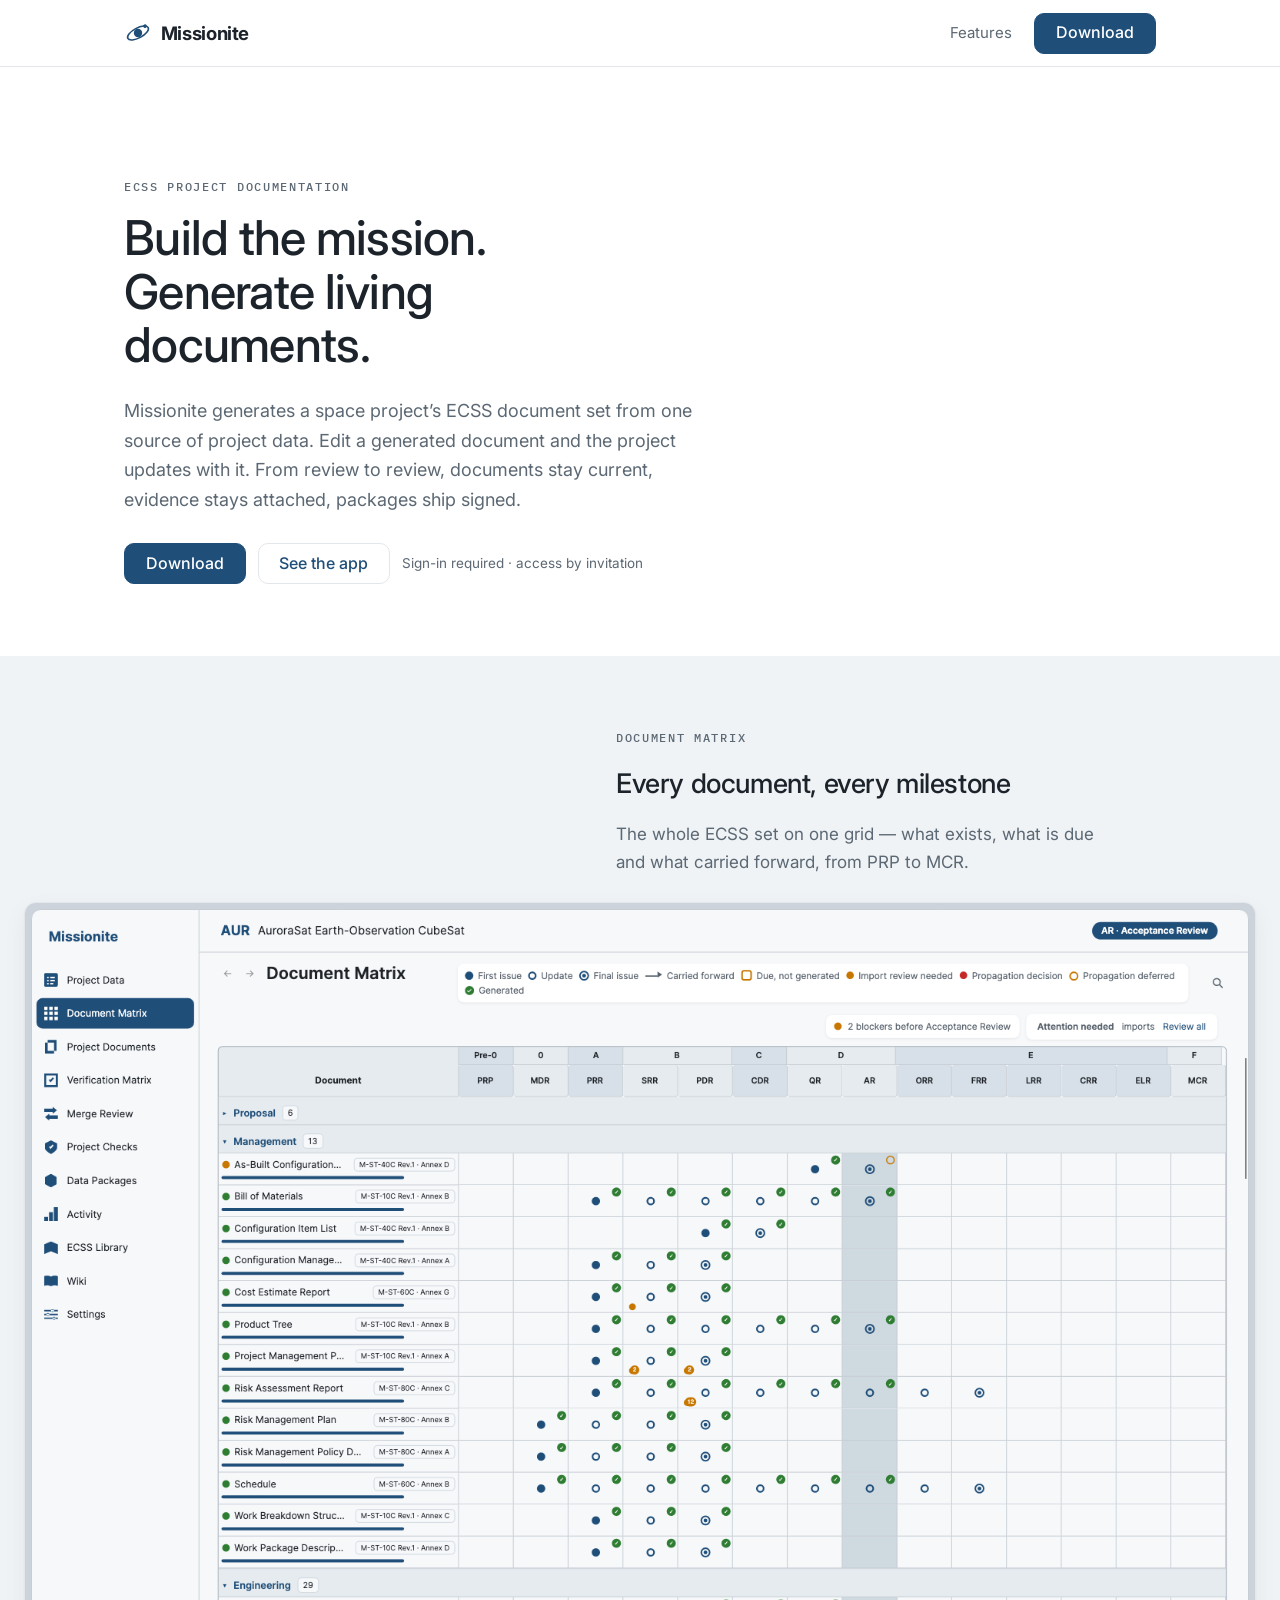
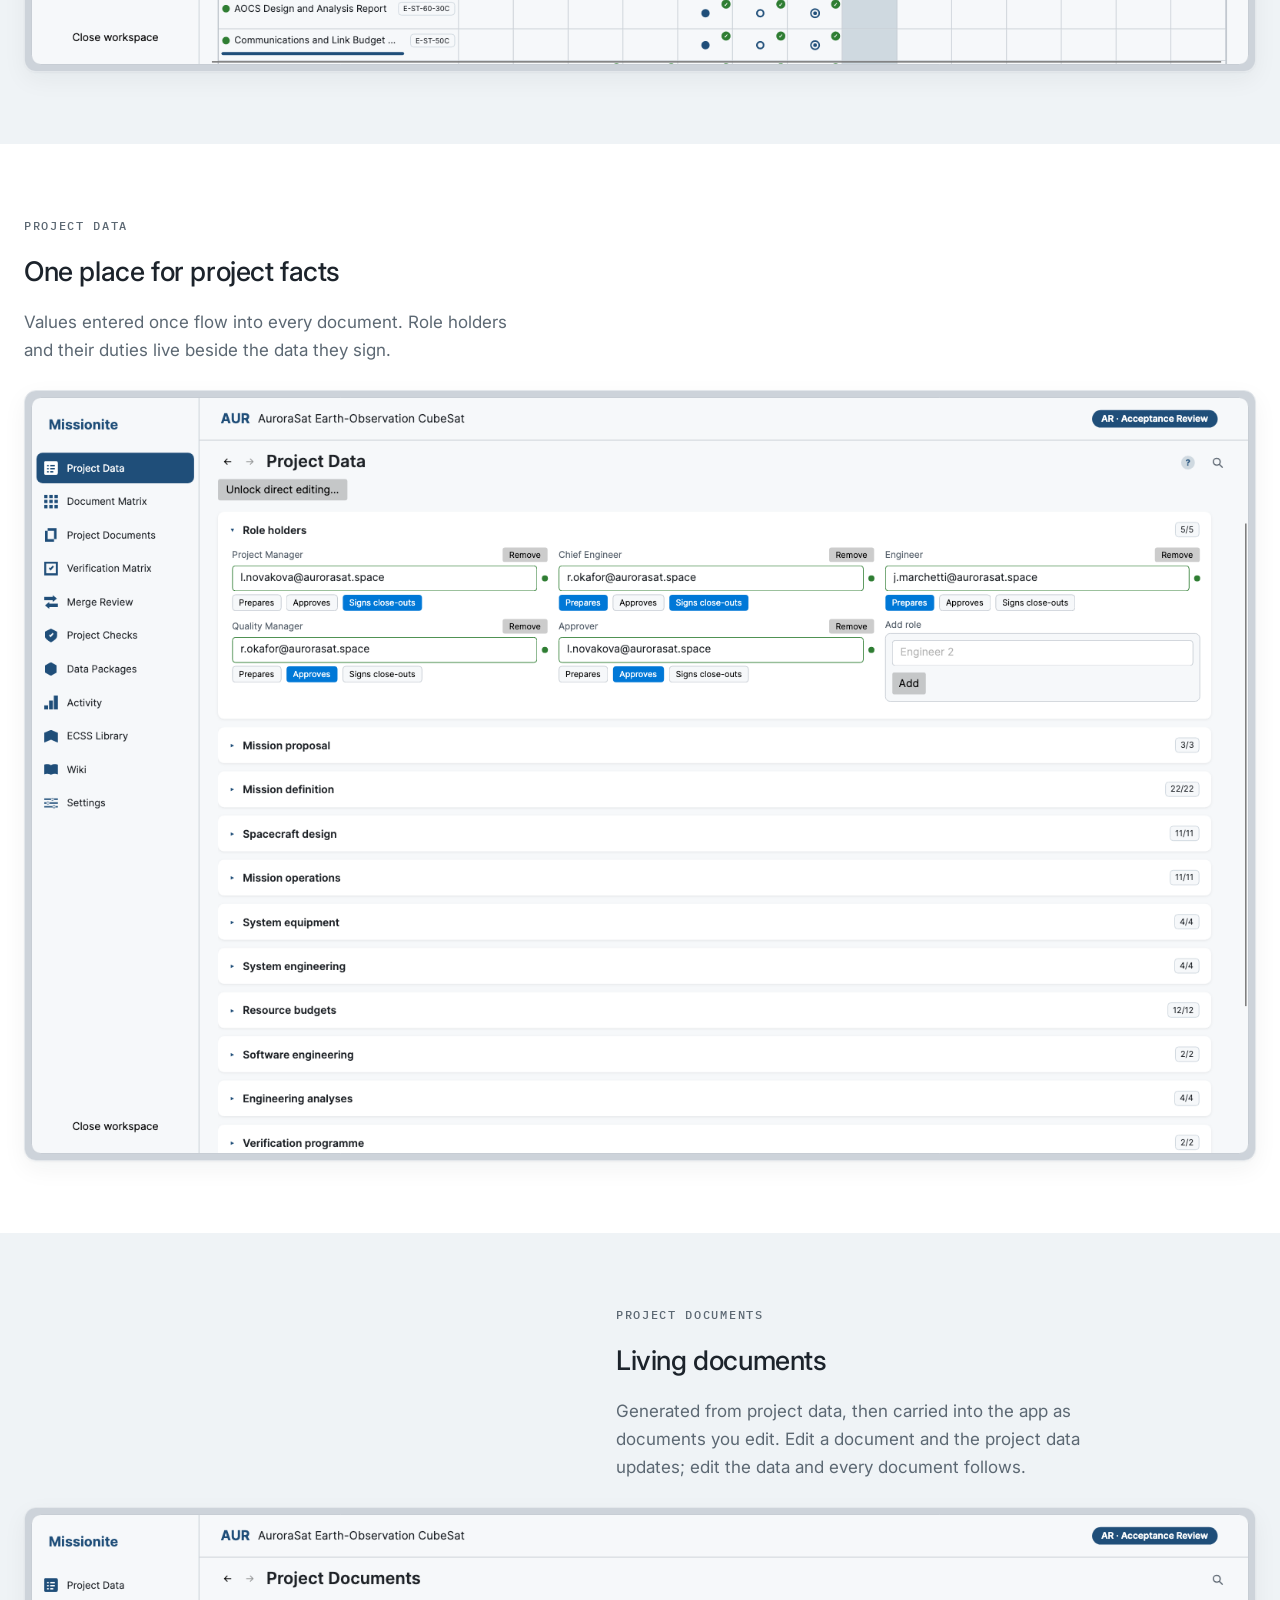
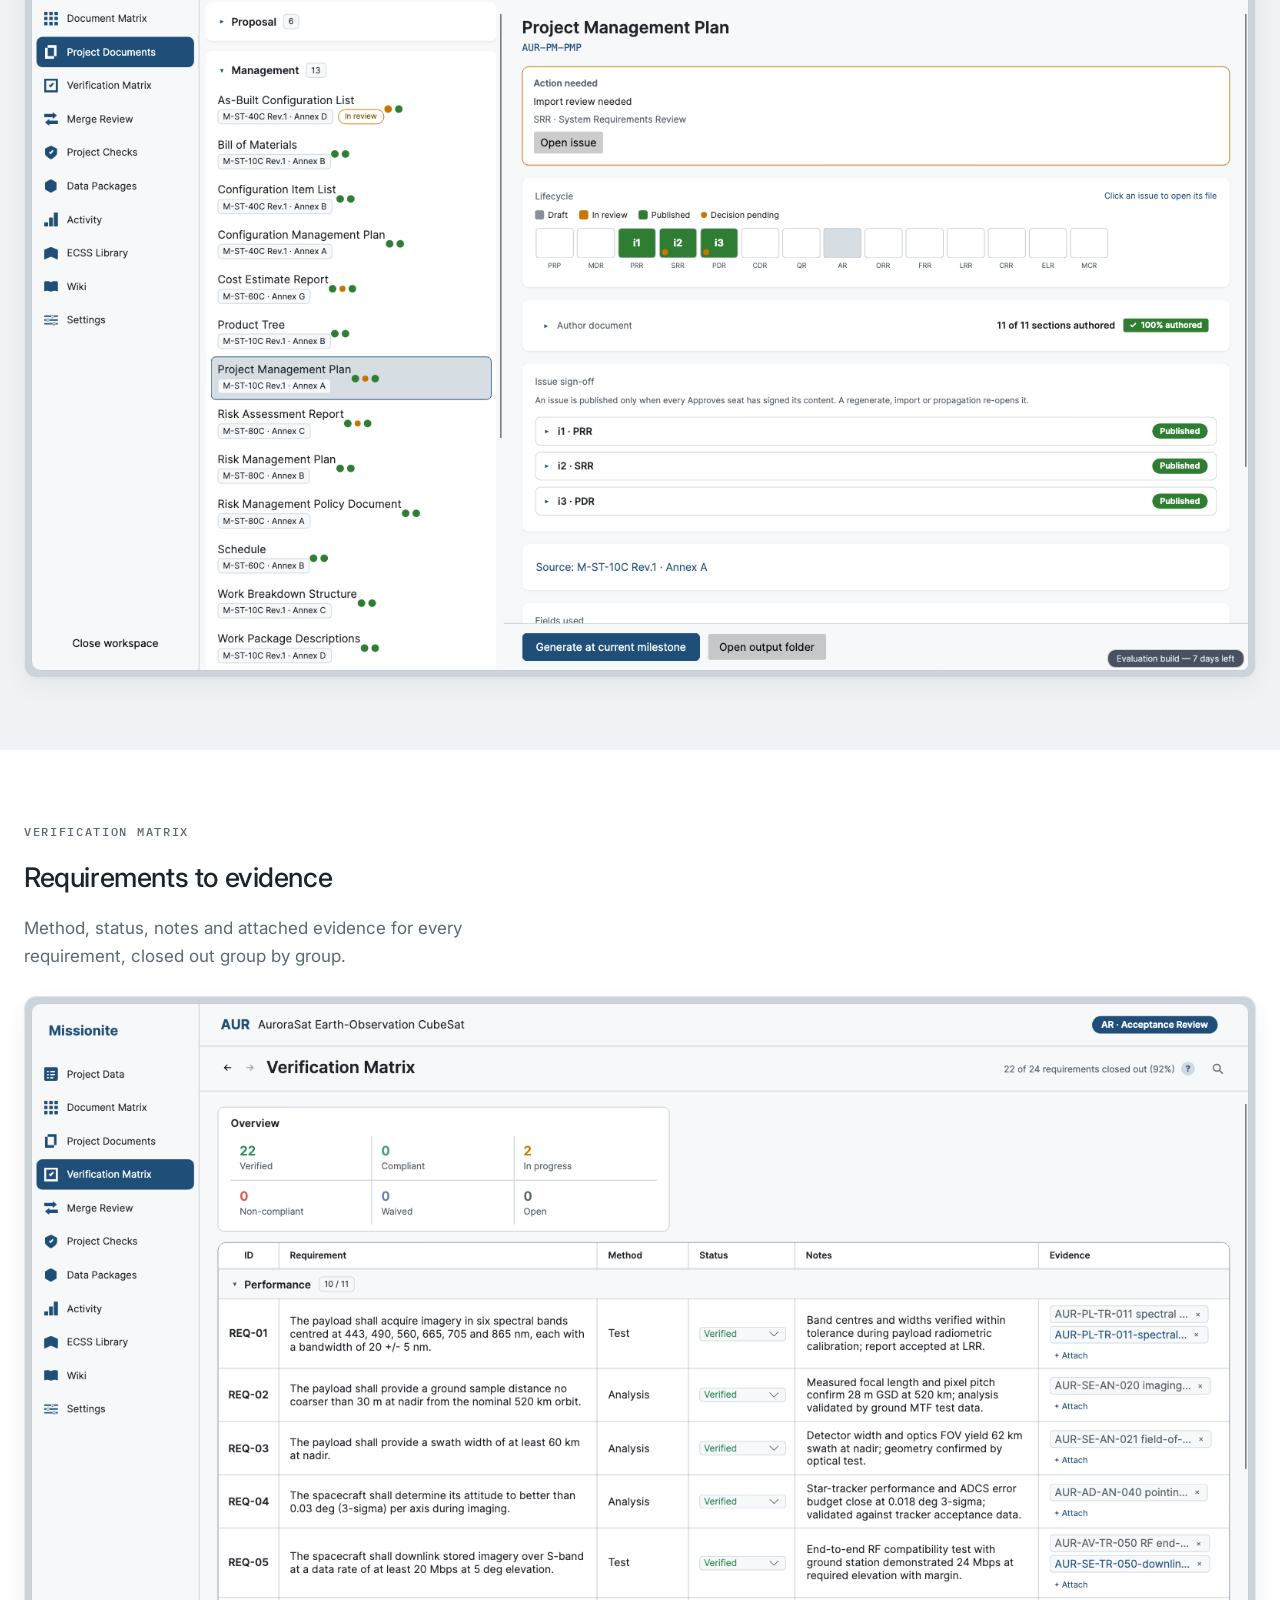
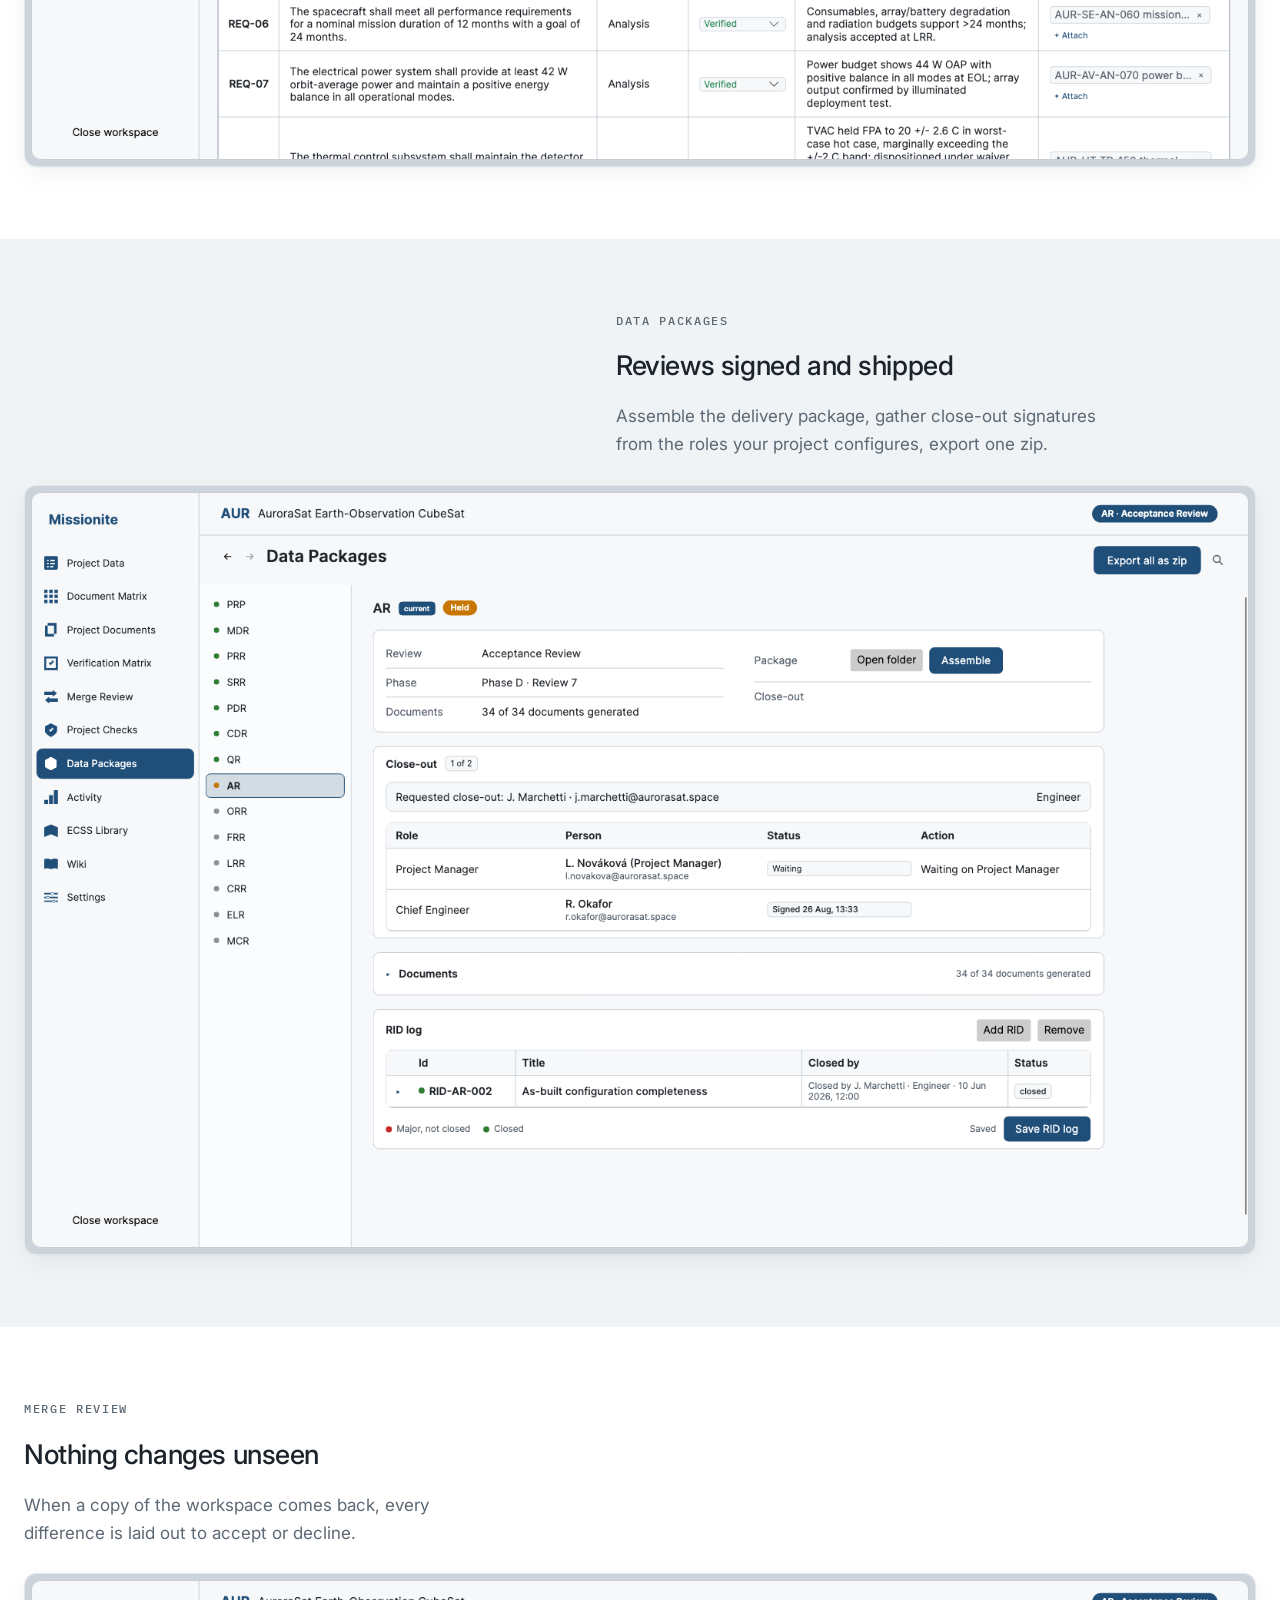
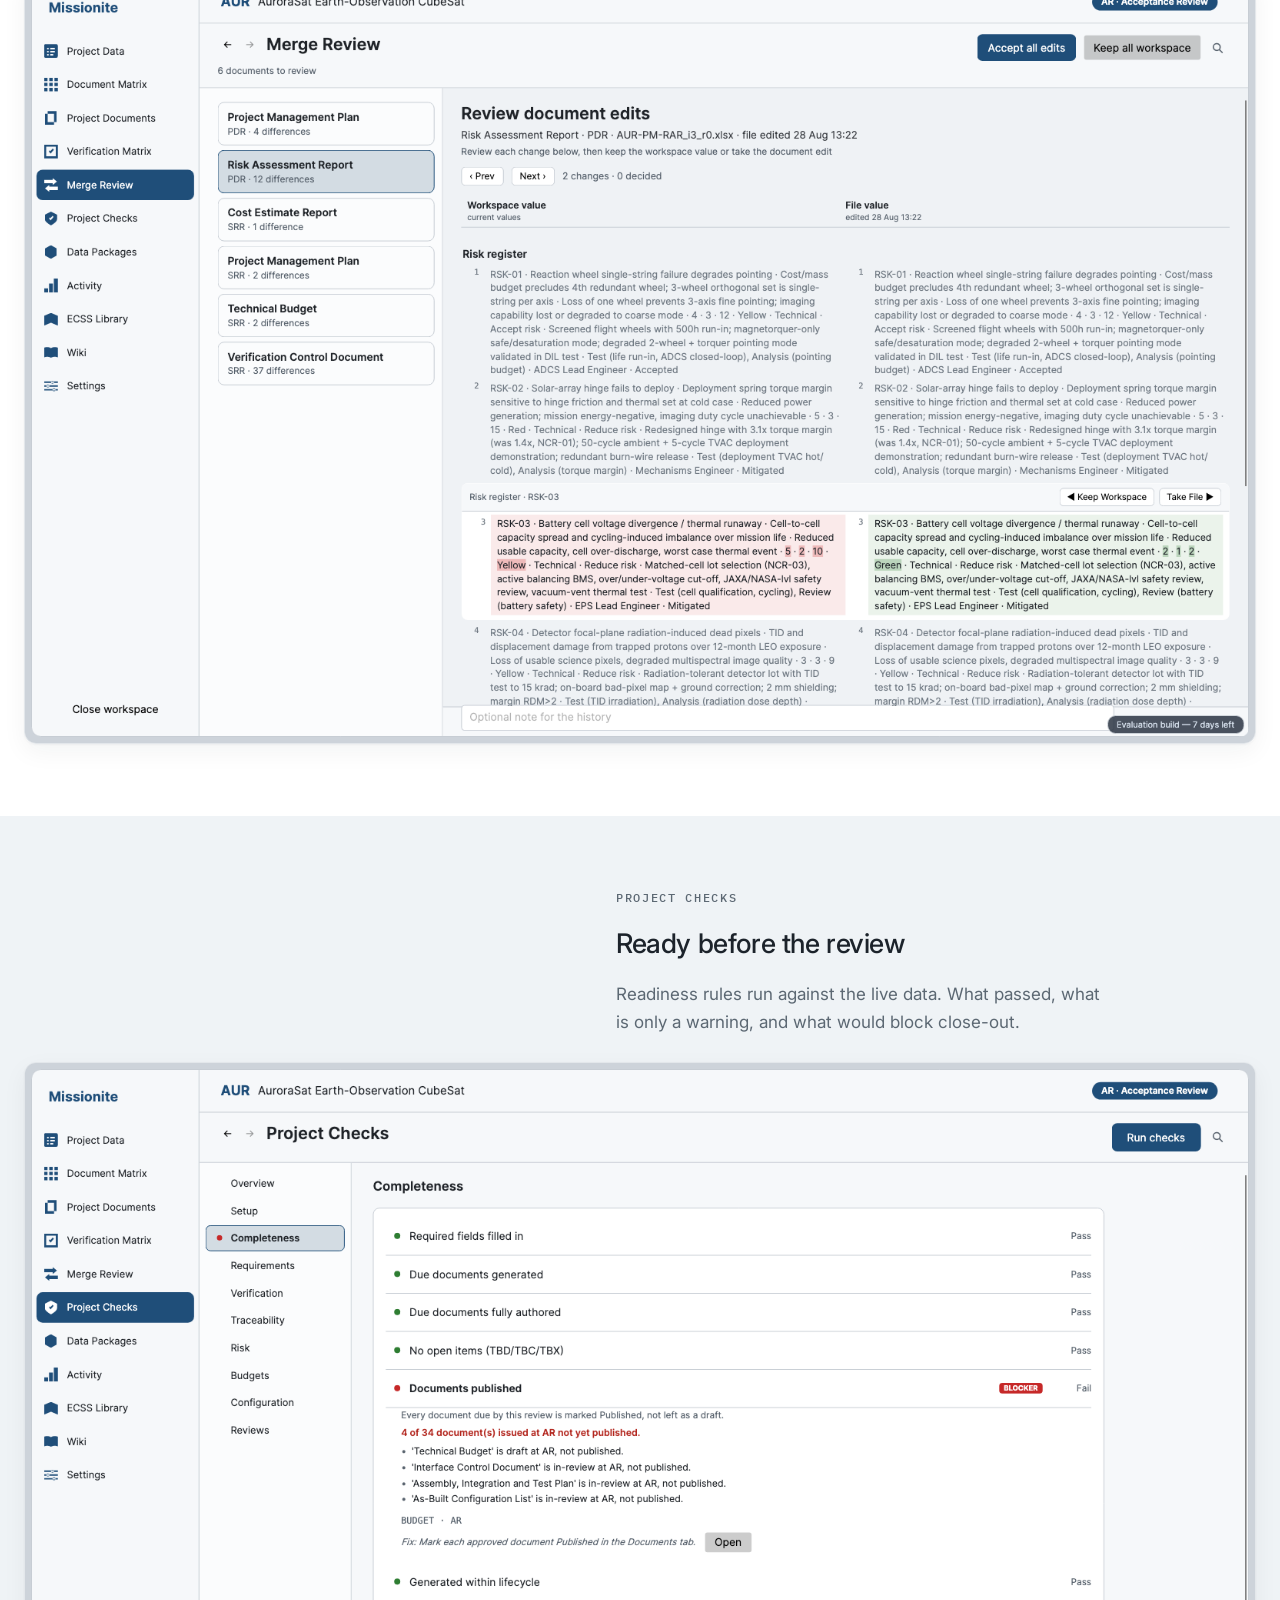
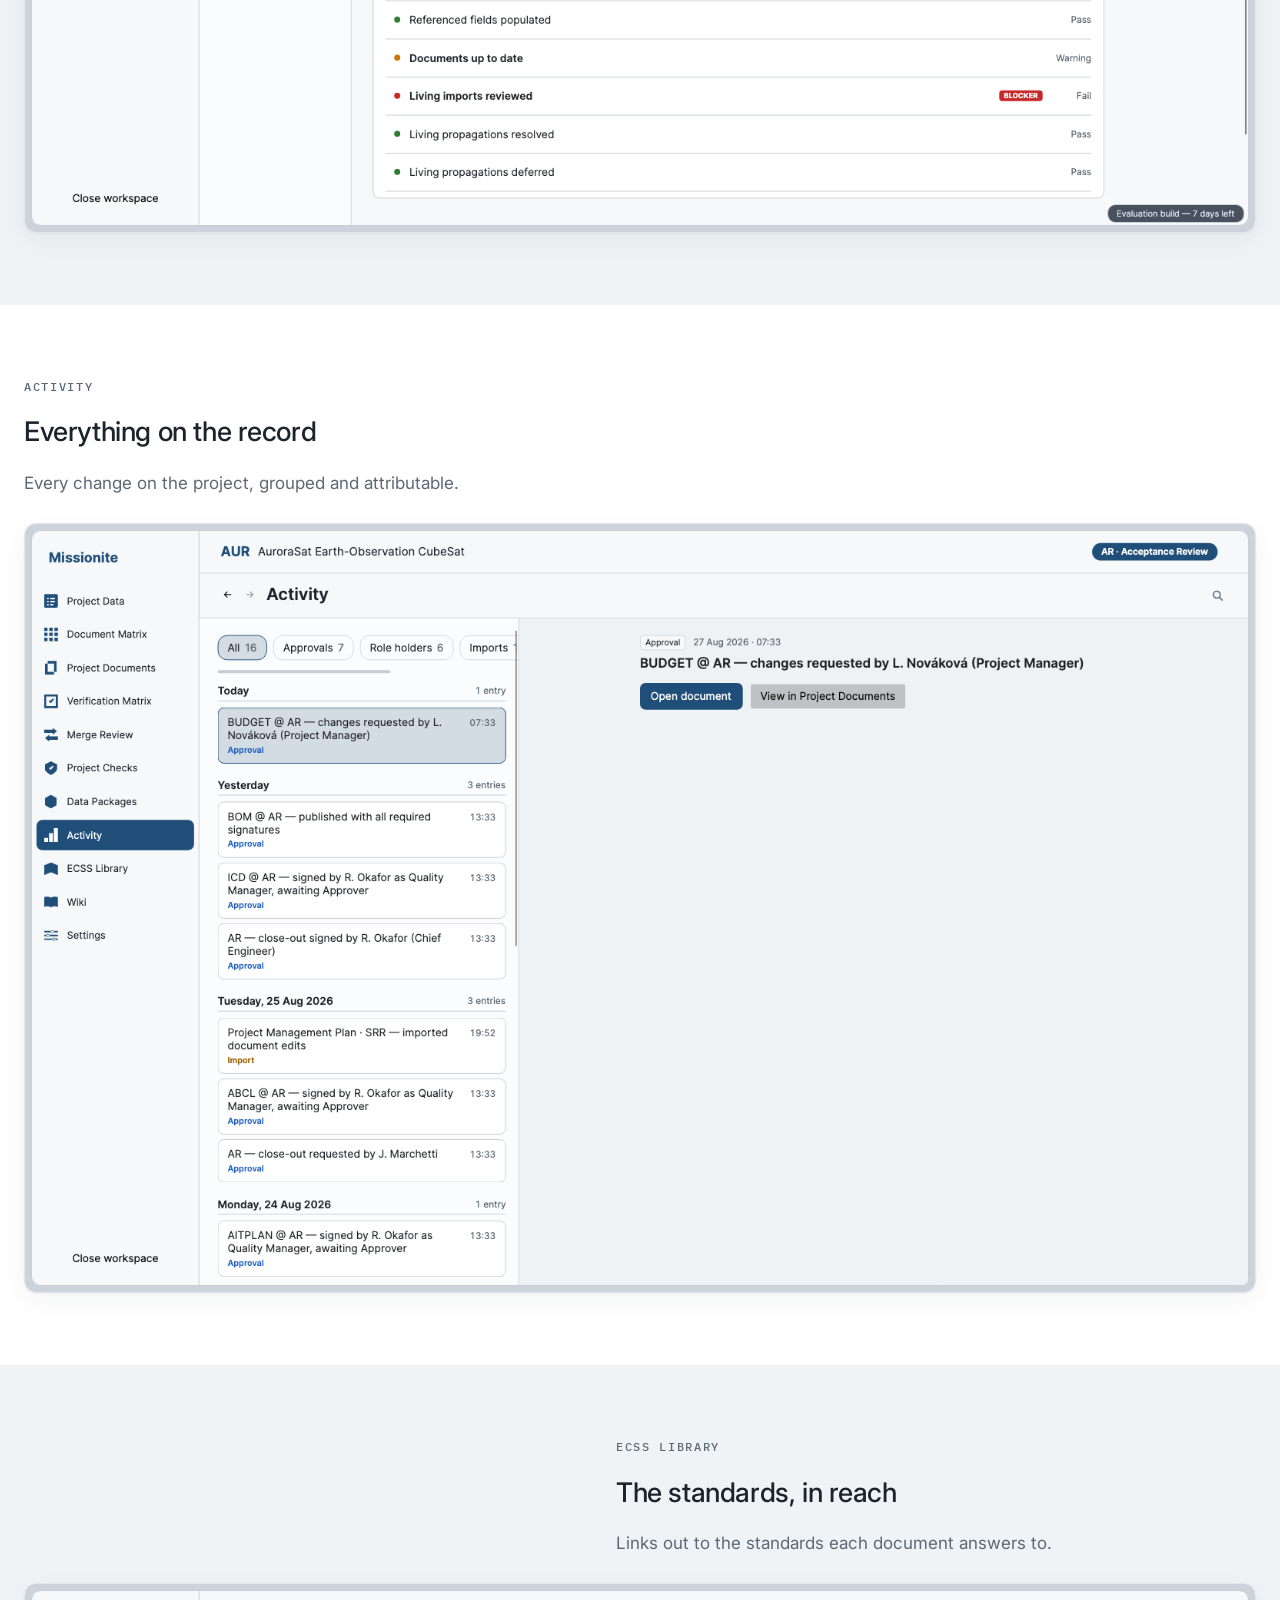
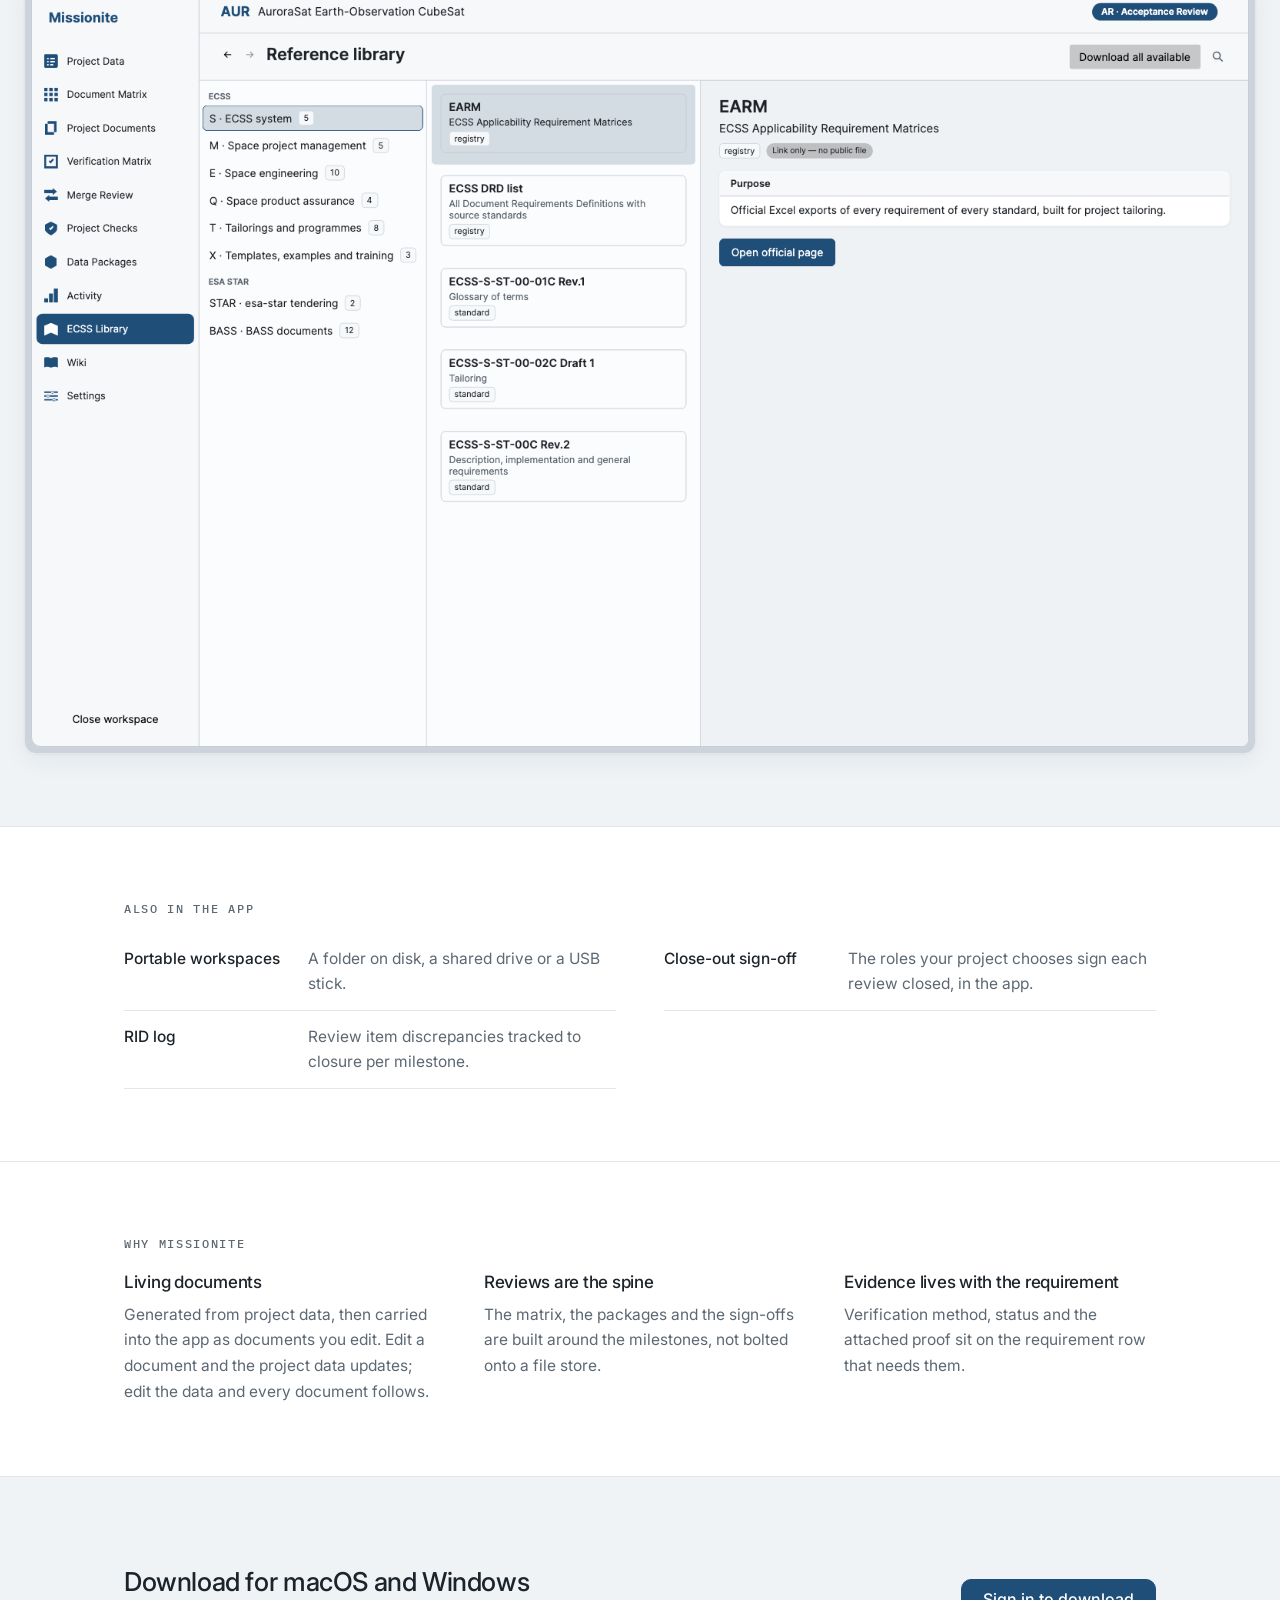
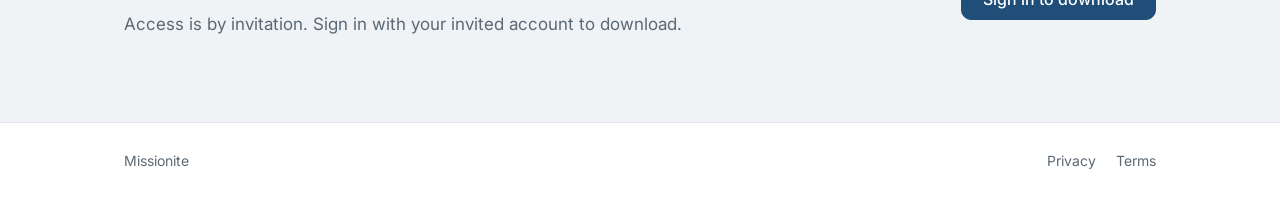
<file: src/index.html>
<!doctype html>
<meta charset="utf-8">
<meta name="viewport" content="width=device-width, initial-scale=1">
<title>Missionite</title>
<meta name="description" content="Missionite carries a space project's ECSS document set from one review to the next.">
<meta name="theme-color" content="#FFFFFF" media="(prefers-color-scheme: light)">
<meta name="theme-color" content="#14171A" media="(prefers-color-scheme: dark)">
<link rel="icon" href="assets/favicon.svg" type="image/svg+xml">

<link rel="preconnect" href="https://fonts.googleapis.com">
<link rel="preconnect" href="https://fonts.gstatic.com" crossorigin>
<link rel="stylesheet" href="https://fonts.googleapis.com/css2?family=IBM+Plex+Mono:wght@400;500&family=Inter:wght@400;500;600&display=swap">
<link rel="stylesheet" href="styles.css">

<body class="themed">

<nav class="nav">
  <div class="container nav-inner">
    <a class="nav-brand" href="index.html">
      <img src="assets/logo-mark.svg" alt="">
      <span>Missionite</span>
    </a>
    <div class="ld-navlinks">
      <a href="#features">Features</a>
      <a class="btn btn-primary ld-btn" href="download.html">Download</a>
    </div>
  </div>
</nav>

<header class="ld-hero">
  <div class="container">
    <p class="ld-eyebrow">ECSS project documentation</p>
    <h1>Build the mission. Generate living documents.</h1>
    <p class="ld-sub">Missionite generates a space project&rsquo;s ECSS document set from one source
    of project data. Edit a generated document and the project updates with it. From review
    to review, documents stay current, evidence stays attached, packages ship signed.</p>
    <div class="ld-ctas">
      <a class="btn btn-primary ld-btn" href="download.html">Download</a>
      <a class="btn btn-ghost ld-btn" href="#features">See the app</a>
      <span class="ld-gate">Sign-in required &middot; access by invitation</span>
    </div>
  </div>
</header>

<div id="features">
  <section class="ld-feature alt">
    <div class="container ld-frow">
      <div class="ld-copy">
        <p class="ld-eyebrow">Document Matrix</p>
        <h2>Every document, every milestone</h2>
        <p class="ld-body">The whole ECSS set on one grid — what exists, what is due and what carried forward, from PRP to MCR.</p>
      </div>
      <figure class="ld-shot">
        <picture>
          <source srcset="assets/shots/document-matrix-dark.png" media="(prefers-color-scheme: dark)">
          <img src="assets/shots/document-matrix-light.png" alt="Document Matrix" loading="eager">
        </picture>
      </figure>
    </div>
  </section>
  <section class="ld-feature">
    <div class="container ld-frow">
      <div class="ld-copy">
        <p class="ld-eyebrow">Project Data</p>
        <h2>One place for project facts</h2>
        <p class="ld-body">Values entered once flow into every document. Role holders and their duties live beside the data they sign.</p>
      </div>
      <figure class="ld-shot">
        <picture>
          <source srcset="assets/shots/project-data-dark.png" media="(prefers-color-scheme: dark)">
          <img src="assets/shots/project-data-light.png" alt="Project Data" loading="lazy">
        </picture>
      </figure>
    </div>
  </section>
  <section class="ld-feature alt">
    <div class="container ld-frow">
      <div class="ld-copy">
        <p class="ld-eyebrow">Project Documents</p>
        <h2>Living documents</h2>
        <p class="ld-body">Generated from project data, then carried into the app as documents you edit. Edit a document and the project data updates; edit the data and every document follows.</p>
      </div>
      <figure class="ld-shot">
        <picture>
          <source srcset="assets/shots/documents-dark.png" media="(prefers-color-scheme: dark)">
          <img src="assets/shots/documents-light.png" alt="Project Documents" loading="lazy">
        </picture>
      </figure>
    </div>
  </section>
  <section class="ld-feature">
    <div class="container ld-frow">
      <div class="ld-copy">
        <p class="ld-eyebrow">Verification Matrix</p>
        <h2>Requirements to evidence</h2>
        <p class="ld-body">Method, status, notes and attached evidence for every requirement, closed out group by group.</p>
      </div>
      <figure class="ld-shot">
        <picture>
          <source srcset="assets/shots/verification-dark.png" media="(prefers-color-scheme: dark)">
          <img src="assets/shots/verification-light.png" alt="Verification Matrix" loading="lazy">
        </picture>
      </figure>
    </div>
  </section>
  <section class="ld-feature alt">
    <div class="container ld-frow">
      <div class="ld-copy">
        <p class="ld-eyebrow">Data Packages</p>
        <h2>Reviews signed and shipped</h2>
        <p class="ld-body">Assemble the delivery package, gather close-out signatures from the roles your project configures, export one zip.</p>
      </div>
      <figure class="ld-shot">
        <picture>
          <source srcset="assets/shots/packages-dark.png" media="(prefers-color-scheme: dark)">
          <img src="assets/shots/packages-light.png" alt="Data Packages" loading="lazy">
        </picture>
      </figure>
    </div>
  </section>
  <section class="ld-feature">
    <div class="container ld-frow">
      <div class="ld-copy">
        <p class="ld-eyebrow">Merge Review</p>
        <h2>Nothing changes unseen</h2>
        <p class="ld-body">When a copy of the workspace comes back, every difference is laid out to accept or decline.</p>
      </div>
      <figure class="ld-shot">
        <picture>
          <source srcset="assets/shots/merge-review-dark.png" media="(prefers-color-scheme: dark)">
          <img src="assets/shots/merge-review-light.png" alt="Merge Review" loading="lazy">
        </picture>
      </figure>
    </div>
  </section>
  <section class="ld-feature alt">
    <div class="container ld-frow">
      <div class="ld-copy">
        <p class="ld-eyebrow">Project Checks</p>
        <h2>Ready before the review</h2>
        <p class="ld-body">Readiness rules run against the live data. What passed, what is only a warning, and what would block close-out.</p>
      </div>
      <figure class="ld-shot">
        <picture>
          <source srcset="assets/shots/project-checks-dark.png" media="(prefers-color-scheme: dark)">
          <img src="assets/shots/project-checks-light.png" alt="Project Checks" loading="lazy">
        </picture>
      </figure>
    </div>
  </section>
  <section class="ld-feature">
    <div class="container ld-frow">
      <div class="ld-copy">
        <p class="ld-eyebrow">Activity</p>
        <h2>Everything on the record</h2>
        <p class="ld-body">Every change on the project, grouped and attributable.</p>
      </div>
      <figure class="ld-shot">
        <picture>
          <source srcset="assets/shots/activity-dark.png" media="(prefers-color-scheme: dark)">
          <img src="assets/shots/activity-light.png" alt="Activity" loading="lazy">
        </picture>
      </figure>
    </div>
  </section>
  <section class="ld-feature alt">
    <div class="container ld-frow">
      <div class="ld-copy">
        <p class="ld-eyebrow">ECSS Library</p>
        <h2>The standards, in reach</h2>
        <p class="ld-body">Links out to the standards each document answers to.</p>
      </div>
      <figure class="ld-shot">
        <picture>
          <source srcset="assets/shots/ecss-library-dark.png" media="(prefers-color-scheme: dark)">
          <img src="assets/shots/ecss-library-light.png" alt="ECSS Library" loading="lazy">
        </picture>
      </figure>
    </div>
  </section>
</div>

<section class="ld-index">
  <div class="container">
    <p class="ld-eyebrow">Also in the app</p>
    <div class="ld-ixgrid"><div class="ld-ix"><span class="ld-ixname">Portable workspaces</span><span class="ld-ixdesc">A folder on disk, a shared drive or a USB stick.</span></div><div class="ld-ix"><span class="ld-ixname">Close-out sign-off</span><span class="ld-ixdesc">The roles your project chooses sign each review closed, in the app.</span></div><div class="ld-ix"><span class="ld-ixname">RID log</span><span class="ld-ixdesc">Review item discrepancies tracked to closure per milestone.</span></div></div>
  </div>
</section>


<section class="ld-why">
  <div class="container">
    <p class="ld-eyebrow">Why Missionite</p>
    <div class="ld-whygrid">
      <div class="ld-whyitem">
        <h3>Living documents</h3>
        <p>Generated from project data, then carried into the app as documents you edit.
        Edit a document and the project data updates; edit the data and every document
        follows.</p>
      </div>
      <div class="ld-whyitem">
        <h3>Reviews are the spine</h3>
        <p>The matrix, the packages and the sign-offs are built around the milestones,
        not bolted onto a file store.</p>
      </div>
      <div class="ld-whyitem">
        <h3>Evidence lives with the requirement</h3>
        <p>Verification method, status and the attached proof sit on the requirement row
        that needs them.</p>
      </div>
    </div>
  </div>
</section>

<section class="ld-dl">
  <div class="container ld-dlrow">
    <div>
      <h2>Download for macOS and Windows</h2>
      <p>Access is by invitation. Sign in with your invited account to download.</p>
    </div>
    <a class="btn btn-primary ld-btn" href="download.html">Sign in to download</a>
  </div>
</section>

<footer class="ld-foot-band">
  <div class="container ld-foot">
    <span>Missionite</span>
    <span class="ld-spacer"></span>
    <a href="privacy.html">Privacy</a>
    <a href="terms.html">Terms</a>
  </div>
</footer>
</file>
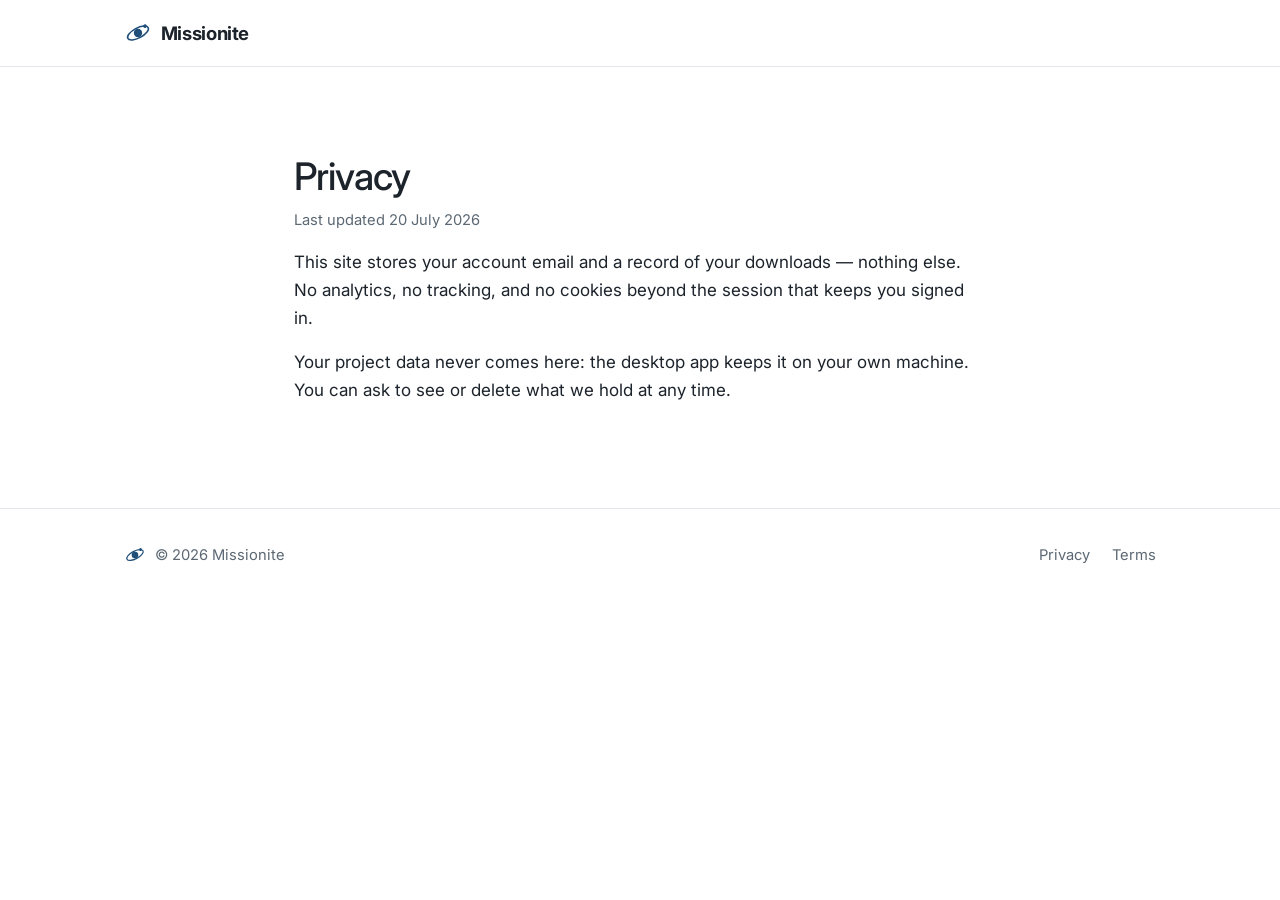
<file: src/privacy.html>
<meta charset="utf-8">
<meta name="viewport" content="width=device-width, initial-scale=1">
<title>Privacy — Missionite</title>
<meta name="description" content="What Missionite stores during the invite-only demo: an account email and download events. No analytics, no tracking cookies.">
<meta name="theme-color" content="#FFFFFF" media="(prefers-color-scheme: light)">
<meta name="theme-color" content="#14171A" media="(prefers-color-scheme: dark)">
<link rel="icon" href="assets/favicon.svg" type="image/svg+xml">

<link rel="preconnect" href="https://fonts.googleapis.com">
<link rel="preconnect" href="https://fonts.gstatic.com" crossorigin>
<link rel="stylesheet" href="https://fonts.googleapis.com/css2?family=Inter:wght@400;500;700&display=swap">
<link rel="stylesheet" href="styles.css">

<style>
  .legal { max-width: 740px; }
  .legal .h-hero { font-size: clamp(30px, 4vw, 38px); }
  .legal .updated { color: var(--muted); font-size: .92rem; margin-top: .6rem; }
  .legal p { color: var(--text); }
</style>

<body class="themed">
<nav class="nav">
  <div class="container nav-inner">
    <a class="nav-brand" href="index.html">
      <img src="assets/logo-mark.svg" alt="">
      <span>Missionite</span>
    </a>
  </div>
</nav>

<main class="section">
  <div class="container legal">
    <h1 class="h-hero">Privacy</h1>
    <p class="updated">Last updated 20 July 2026</p>

    <p>
      This site stores your account email and a record of your downloads — nothing else.
      No analytics, no tracking, and no cookies beyond the session that keeps you signed in.
    </p>

    <p>
      Your project data never comes here: the desktop app keeps it on your own machine.
      You can ask to see or delete what we hold at any time.
    </p>

  </div>
</main>

<footer class="footer">
  <div class="container footer-inner">
    <div class="footer-brand">
      <img src="assets/logo-mark.svg" alt="">
      <span>© 2026 Missionite</span>
    </div>
    <nav class="footer-links">
      <a href="privacy.html">Privacy</a>
      <a href="terms.html">Terms</a>
    </nav>
  </div>
</footer>
</file>
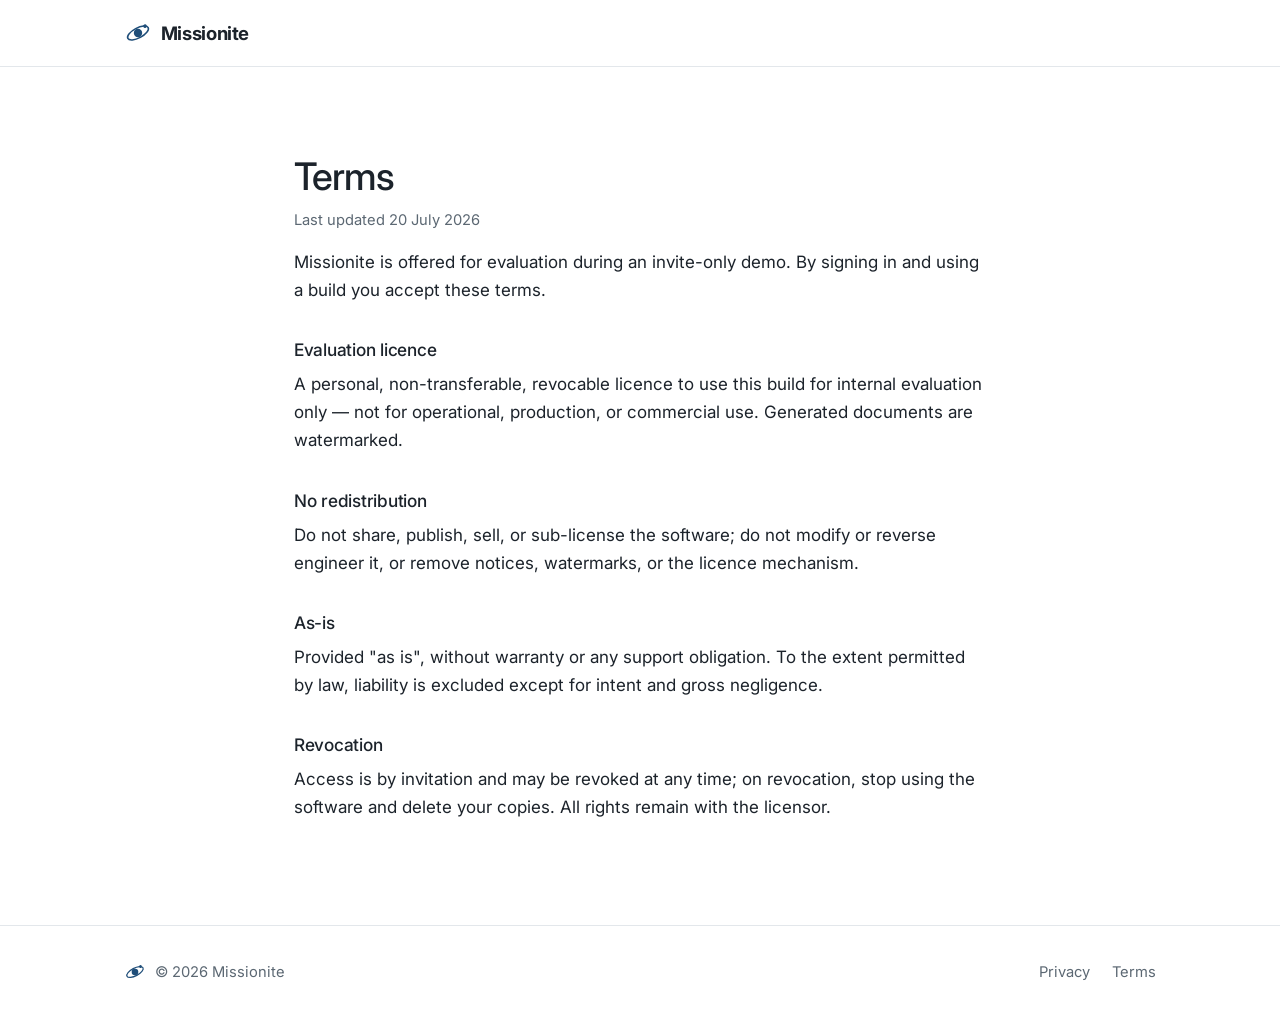
<file: src/terms.html>
<meta charset="utf-8">
<meta name="viewport" content="width=device-width, initial-scale=1">
<title>Terms — Missionite</title>
<meta name="description" content="Evaluation terms for the Missionite demo: personal evaluation use, no redistribution, provided as-is.">
<meta name="theme-color" content="#FFFFFF" media="(prefers-color-scheme: light)">
<meta name="theme-color" content="#14171A" media="(prefers-color-scheme: dark)">
<link rel="icon" href="assets/favicon.svg" type="image/svg+xml">

<link rel="preconnect" href="https://fonts.googleapis.com">
<link rel="preconnect" href="https://fonts.gstatic.com" crossorigin>
<link rel="stylesheet" href="https://fonts.googleapis.com/css2?family=Inter:wght@400;500;700&display=swap">
<link rel="stylesheet" href="styles.css">

<style>
  .legal { max-width: 740px; }
  .legal .h-hero { font-size: clamp(30px, 4vw, 38px); }
  .legal .updated { color: var(--muted); font-size: .92rem; margin-top: .6rem; }
  .legal h2 { font-size: 1.08rem; margin: 2rem 0 .35rem; }
  .legal p { color: var(--text); }
</style>

<body class="themed">
<nav class="nav">
  <div class="container nav-inner">
    <a class="nav-brand" href="index.html">
      <img src="assets/logo-mark.svg" alt="">
      <span>Missionite</span>
    </a>
  </div>
</nav>

<main class="section">
  <div class="container legal">
    <h1 class="h-hero">Terms</h1>
    <p class="updated">Last updated 20 July 2026</p>

    <p>
      Missionite is offered for evaluation during an invite-only demo. By signing in and
      using a build you accept these terms.
    </p>

    <h2>Evaluation licence</h2>
    <p>
      A personal, non-transferable, revocable licence to use this build for internal
      evaluation only — not for operational, production, or commercial use. Generated
      documents are watermarked.
    </p>

    <h2>No redistribution</h2>
    <p>
      Do not share, publish, sell, or sub-license the software; do not modify or reverse
      engineer it, or remove notices, watermarks, or the licence mechanism.
    </p>

    <h2>As-is</h2>
    <p>
      Provided "as is", without warranty or any support obligation. To the extent permitted
      by law, liability is excluded except for intent and gross negligence.
    </p>

    <h2>Revocation</h2>
    <p>
      Access is by invitation and may be revoked at any time; on revocation, stop using the
      software and delete your copies. All rights remain with the licensor.
    </p>

  </div>
</main>

<footer class="footer">
  <div class="container footer-inner">
    <div class="footer-brand">
      <img src="assets/logo-mark.svg" alt="">
      <span>© 2026 Missionite</span>
    </div>
    <nav class="footer-links">
      <a href="privacy.html">Privacy</a>
      <a href="terms.html">Terms</a>
    </nav>
  </div>
</footer>
</file>
<file: src/styles.css>
:root {
  --accent:        #1F4E79;
  --accent-hover:  #173B5C;
  --accent-tint:   #EAF0F6;
  --text:          #1C232B;
  --muted:         #5C6873;
  --hairline:      #E3E7EB;
  --bg:            #FFFFFF;
  --bg-alt:        #F7F9FA;
  --error:         #B42318;

  --maxw:          1080px;
  --radius-btn:    10px;
  --radius-card:   12px;
  --radius-input:  9px;

  --shadow-soft:   0 1px 2px rgba(28,35,43,.04), 0 8px 24px rgba(28,35,43,.05);
}

*, *::before, *::after { box-sizing: border-box; }

html { -webkit-text-size-adjust: 100%; scroll-behavior: smooth; }

body {
  margin: 0;
  font-family: "Inter", system-ui, -apple-system, "Segoe UI", Roboto, Helvetica, Arial, sans-serif;
  font-size: 17px;
  line-height: 1.65;
  color: var(--text);
  background: var(--bg);
  -webkit-font-smoothing: antialiased;
  -moz-osx-font-smoothing: grayscale;
  text-rendering: optimizeLegibility;
}

img, svg { max-width: 100%; height: auto; display: block; }

a { color: var(--accent); }

h1, h2, h3, h4 { font-weight: 500; letter-spacing: -0.015em; margin: 0 0 .5em; }

p { margin: 0 0 1rem; }

.container {
  width: 100%;
  max-width: var(--maxw);
  margin-inline: auto;
  padding-inline: 24px;
}

.section       { padding-block: clamp(48px, 7vw, 88px); }

.h-hero {
  font-size: clamp(28px, 4.6vw, 46px);
  line-height: 1.14;
  font-weight: 500;
  letter-spacing: -0.022em;
  margin: 0;
}
.h-section {
  font-size: clamp(20px, 2.8vw, 30px);
  line-height: 1.22;
  font-weight: 500;
  letter-spacing: -0.018em;
  margin: 0;
}
.muted { color: var(--muted); }

.nav {
  position: sticky;
  top: 0;
  z-index: 30;
  background: rgba(255,255,255,.9);
  backdrop-filter: saturate(1.6) blur(10px);
  border-bottom: 1px solid var(--hairline);
}
.nav-inner {
  display: flex;
  align-items: center;
  justify-content: space-between;
  gap: 1rem 2rem;
  min-height: 66px;
  padding-block: .55rem;
  flex-wrap: wrap;
}
.nav-brand {
  display: inline-flex;
  align-items: center;
  gap: .55rem;
  font-weight: 700;
  font-size: 1.16rem;
  letter-spacing: -0.02em;
  color: var(--text);
  text-decoration: none;
}
.nav-brand img { width: 28px; height: 28px; }

.btn {
  display: inline-flex;
  align-items: center;
  justify-content: center;
  gap: .5em;
  font: inherit;
  font-size: 1rem;
  font-weight: 500;
  line-height: 1.2;
  padding: .62rem 1.3rem;
  border: 1.5px solid transparent;
  border-radius: var(--radius-btn);
  text-decoration: none;
  white-space: nowrap;
  cursor: pointer;
  transition: background-color .16s ease, border-color .16s ease,
              color .16s ease, transform .06s ease, box-shadow .16s ease;
}
.btn:active { transform: translateY(1px); }

.btn-primary {
  background: var(--accent);
  border-color: var(--accent);
  color: #fff;
}
.btn-primary:hover { background: var(--accent-hover); border-color: var(--accent-hover); }

.btn-ghost {
  background: var(--bg);
  border-color: var(--hairline);
  color: var(--accent);
}
.btn-ghost:hover { background: var(--accent-tint); border-color: var(--accent); }

.card {
  background: var(--bg);
  border: 1px solid var(--hairline);
  border-radius: var(--radius-card);
  padding: 1.45rem 1.5rem;
}

.field { display: flex; flex-direction: column; gap: .4rem; margin-bottom: 1.1rem; }
.label { font-size: .9rem; font-weight: 500; color: var(--text); }
.input {
  font: inherit;
  font-size: 1rem;
  width: 100%;
  padding: .68rem .85rem;
  color: var(--text);
  background: var(--bg);
  border: 1px solid var(--hairline);
  border-radius: var(--radius-input);
  transition: border-color .15s ease, box-shadow .15s ease;
}
.input::placeholder { color: #9AA5AF; }
.input:focus {
  outline: none;
  border-color: var(--accent);
  box-shadow: 0 0 0 3px var(--accent-tint);
}
.form-error { color: var(--error); font-size: .9rem; margin: 0; }
.form-note  { color: var(--muted); font-size: .9rem; margin: 0; }

.badge {
  display: inline-flex;
  align-items: center;
  gap: .45em;
  font-size: .8rem;
  font-weight: 500;
  line-height: 1;
  padding: .35em .72em;
  border-radius: 999px;
  background: var(--accent-tint);
  color: var(--accent);
}
.badge::before {
  content: "";
  width: .5em; height: .5em;
  border-radius: 50%;
  background: currentColor;
}

.footer {
  border-top: 1px solid var(--hairline);
  background: var(--bg);
  padding-block: 2.1rem;
}
.footer-inner {
  display: flex;
  align-items: center;
  justify-content: space-between;
  gap: 1rem 2rem;
  flex-wrap: wrap;
}
.footer-brand {
  display: inline-flex;
  align-items: center;
  gap: .55rem;
  color: var(--muted);
  font-size: .92rem;
}
.footer-brand img { width: 22px; height: 22px; }
.footer-links { display: flex; gap: 1.4rem; flex-wrap: wrap; }
.footer-links a {
  color: var(--muted);
  text-decoration: none;
  font-size: .92rem;
  transition: color .15s ease;
}
.footer-links a:hover { color: var(--text); }

a:focus-visible,
button:focus-visible,
.btn:focus-visible,
.input:focus-visible,
input:focus-visible,
textarea:focus-visible,
select:focus-visible {
  outline: 2px solid var(--accent);
  outline-offset: 2px;
}

@media (prefers-reduced-motion: reduce) {
  html { scroll-behavior: auto; }
  *, *::before, *::after {
    animation-duration: .001ms !important;
    animation-iteration-count: 1 !important;
    transition-duration: .001ms !important;
  }
}

@media (max-width: 720px) {
  .nav-inner { min-height: 0; }
  .btn { padding: .58rem 1.15rem; }
}

@media (max-width: 560px) {
  body { font-size: 16px; }
  .container { padding-inline: 18px; }
  .card { padding: 1.2rem 1.2rem; }
}

@media print {
  .nav, .footer { display: none !important; }
  body { font-size: 11.5pt; color: #000; background: #fff; }
  a { color: #000; text-decoration: underline; }
  .section {
    padding-block: 0;
    background: #fff;
    border: 0;
  }
  .container { max-width: none; padding-inline: 0; }
  .card { border: 1px solid #bbb; break-inside: avoid; }
}


/* ================= Landing (index.html, 404.html — body.themed) ================= */

body.themed {
  --bg-alt: #EFF3F6;
}
@media (prefers-color-scheme: dark) {
  body.themed {
    --accent:        #7CACD9;
    --accent-hover:  #9AC0E4;
    --accent-tint:   #20303F;
    --text:          #E6ECF2;
    --muted:         #97A3AE;
    --hairline:      #2A3138;
    --bg:            #14171A;
    --bg-alt:        #1B2025;
    --shadow-soft:   0 1px 2px rgba(0,0,0,.3), 0 12px 32px rgba(0,0,0,.35);
  }
  body.themed .btn-primary { color: #0F1417; }
  body.themed .input::placeholder { color: #6B7683; }
  body.themed .input { color-scheme: dark; }
}
body.themed { background: var(--bg); color: var(--text); }
@media (prefers-color-scheme: dark) {
  body.themed .nav { background: rgba(20,23,26,.9); }
  body.themed .nav-brand { color: var(--text); }
}

.ld-navlinks { display: flex; gap: 22px; align-items: center; font-size: 15px; }
.ld-navlinks a { color: var(--muted); text-decoration: none; }
.ld-navlinks a:hover { color: var(--text); }
.ld-navlinks a.ld-btn { color: #FFFFFF; }
@media (prefers-color-scheme: dark) {
  body.themed .ld-navlinks a.ld-btn { color: #0F1417; }
}

.ld-eyebrow {
  font-family: "IBM Plex Mono", ui-monospace, monospace;
  font-size: 12px; font-weight: 500; letter-spacing: .14em;
  text-transform: uppercase; color: var(--muted); margin: 0 0 14px;
}

.ld-hero { padding-block: clamp(56px, 9vw, 110px) clamp(40px, 6vw, 72px); }
.ld-hero h1 { font-size: clamp(30px, 4.6vw, 48px); line-height: 1.12; max-width: 17ch; text-wrap: balance; }
.ld-sub { color: var(--muted); max-width: 52ch; margin: 16px 0 28px; font-size: 18px; }
.ld-ctas { display: flex; gap: 12px; flex-wrap: wrap; align-items: center; }
.ld-gate { font-size: 13.5px; color: var(--muted); }

.ld-feature { padding-block: clamp(44px, 6vw, 72px); }
.ld-feature .container { max-width: 1400px; }
.ld-feature.alt { background: var(--bg-alt); }
.ld-frow { display: flex; flex-direction: column; gap: 26px; }
.ld-shot { width: 100%; max-width: 1270px; }
.ld-feature.alt .ld-copy { margin-left: auto; max-width: 640px; width: 100%; }
.ld-feature.alt .ld-shot { margin-left: auto; }
.ld-feature h2 { font-size: clamp(21px, 2.6vw, 27px); }
.ld-body { color: var(--muted); margin: 0; max-width: 44ch; }
.ld-shot {
  margin: 0; border: 1px solid var(--hairline);
  border-radius: 12px; overflow: hidden; box-shadow: var(--shadow-soft);
}
.ld-shot picture, .ld-shot img { display: block; width: 100%; height: auto; }

.ld-index { padding-block: clamp(44px, 6vw, 72px); border-top: 1px solid var(--hairline); }
.ld-ixgrid { display: grid; grid-template-columns: 1fr 1fr; gap: 0 48px; margin-top: 8px; }
@media (max-width: 720px) { .ld-ixgrid { grid-template-columns: 1fr; } }
.ld-ix {
  display: grid; grid-template-columns: 170px 1fr; gap: 14px;
  padding-block: 13px; border-bottom: 1px solid var(--hairline); font-size: 15.5px;
}
.ld-ixname { font-weight: 500; }
.ld-ixdesc { color: var(--muted); }

.ld-why { border-top: 1px solid var(--hairline); padding-block: clamp(44px, 6vw, 72px); }
.ld-whygrid { display: grid; grid-template-columns: repeat(3, 1fr); gap: clamp(24px, 4vw, 48px); margin-top: 8px; }
@media (max-width: 820px) { .ld-whygrid { grid-template-columns: 1fr; } }
.ld-whyitem h3 { font-size: 17px; font-weight: 500; margin: 0 0 6px; }
.ld-whyitem p { color: var(--muted); margin: 0; font-size: 15.5px; }

.ld-dl { background: var(--bg-alt); border-top: 1px solid var(--hairline); padding-block: clamp(48px, 7vw, 84px); }
.ld-dlrow { display: flex; flex-wrap: wrap; align-items: center; justify-content: space-between; gap: 20px; }
.ld-dl h2 { font-size: clamp(20px, 2.4vw, 26px); margin: 0 0 6px; }
.ld-dl p { margin: 0; color: var(--muted); }

.ld-foot-band { border-top: 1px solid var(--hairline); }
.ld-foot { display: flex; gap: 20px; align-items: center; padding-block: 26px; font-size: 14px; color: var(--muted); }
.ld-foot a { color: var(--muted); text-decoration: none; }
.ld-foot a:hover { color: var(--text); }
.ld-spacer { margin-left: auto; }
</file>
